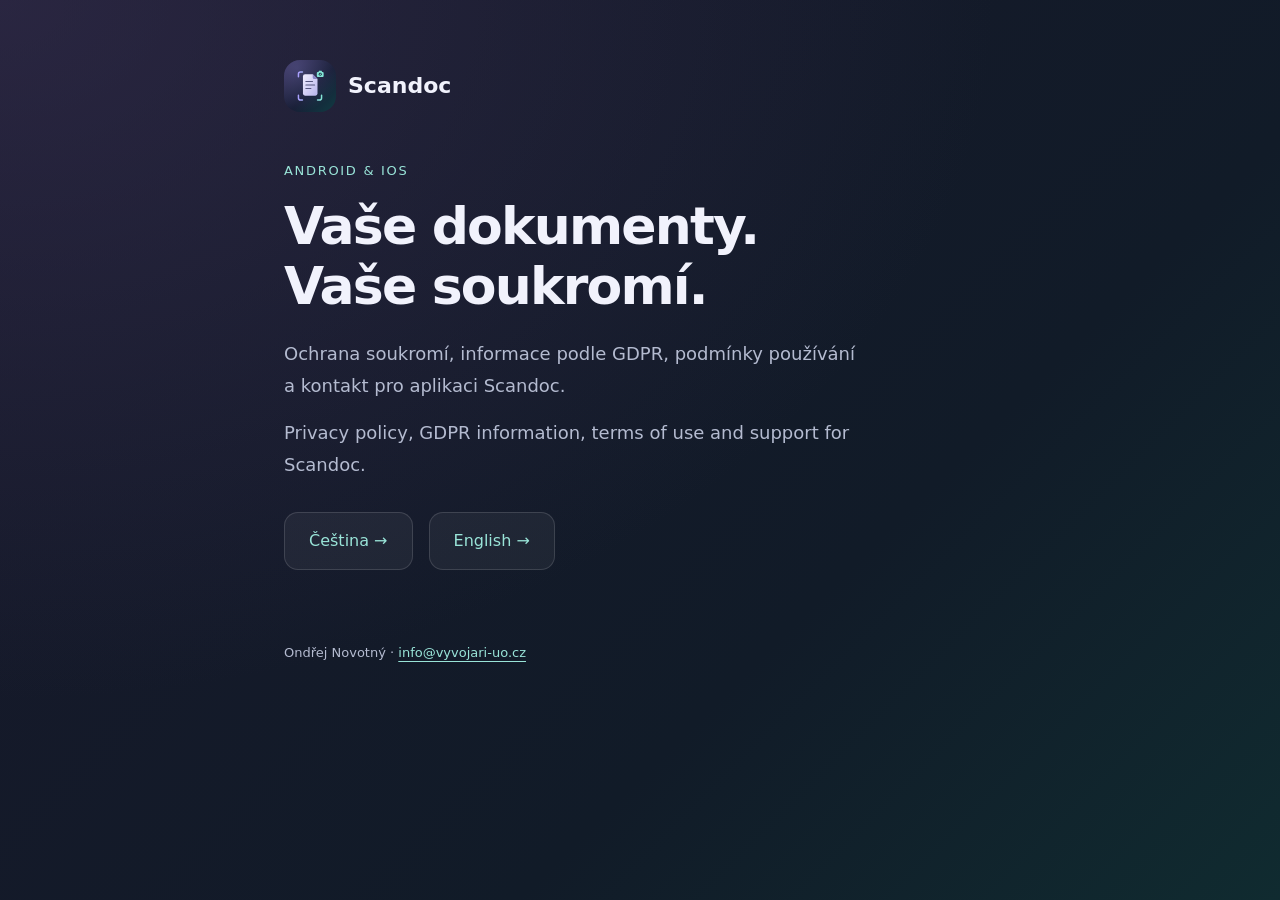
<file: docs/index.html>
<!doctype html>
<html lang="cs"><head><meta charset="utf-8"><meta name="viewport" content="width=device-width,initial-scale=1"><meta name="description" content="Scandoc — ochrana soukromí, GDPR, podmínky a podpora. Privacy policy, GDPR, terms and support."><title>Scandoc · Soukromí / Privacy</title><link rel="stylesheet" href="style.css"><link rel="icon" type="image/svg+xml" href="icon.svg"></head>
<body><main class="wrap home"><a class="brand" href="./"><img src="icon.svg" alt="" width="52" height="52">Scandoc</a><p class="eyebrow" style="margin-top:48px">Android &amp; iOS</p><h1>Vaše dokumenty.<br>Vaše soukromí.</h1><p class="intro">Ochrana soukromí, informace podle GDPR, podmínky používání a kontakt pro aplikaci Scandoc.</p><p class="intro" lang="en">Privacy policy, GDPR information, terms of use and support for Scandoc.</p><nav class="choose" aria-label="Výběr jazyka / Language"><a href="cs/" lang="cs" hreflang="cs">Čeština →</a><a href="en/" lang="en" hreflang="en">English →</a></nav><footer style="margin-top:48px"><p>Ondřej Novotný · <a href="mailto:info@vyvojari-uo.cz">info@vyvojari-uo.cz</a></p></footer></main></body></html>
</file>
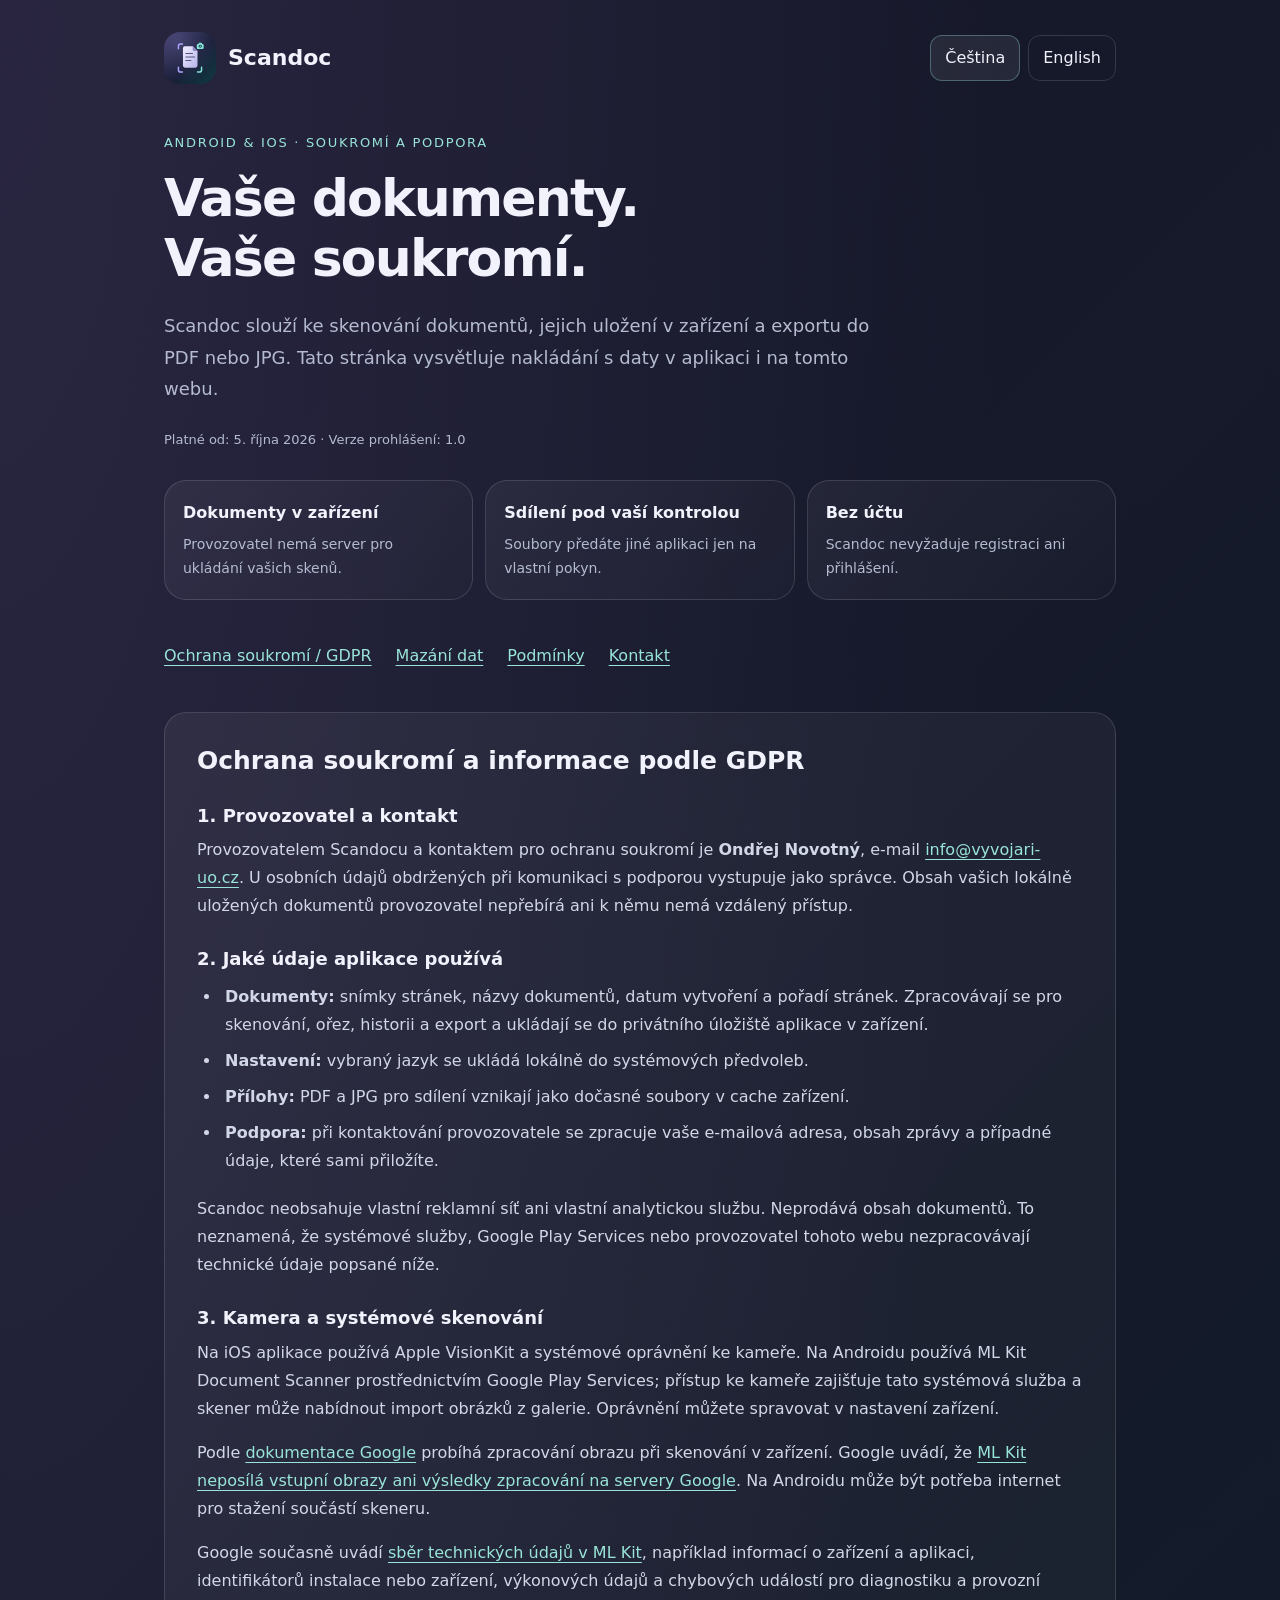
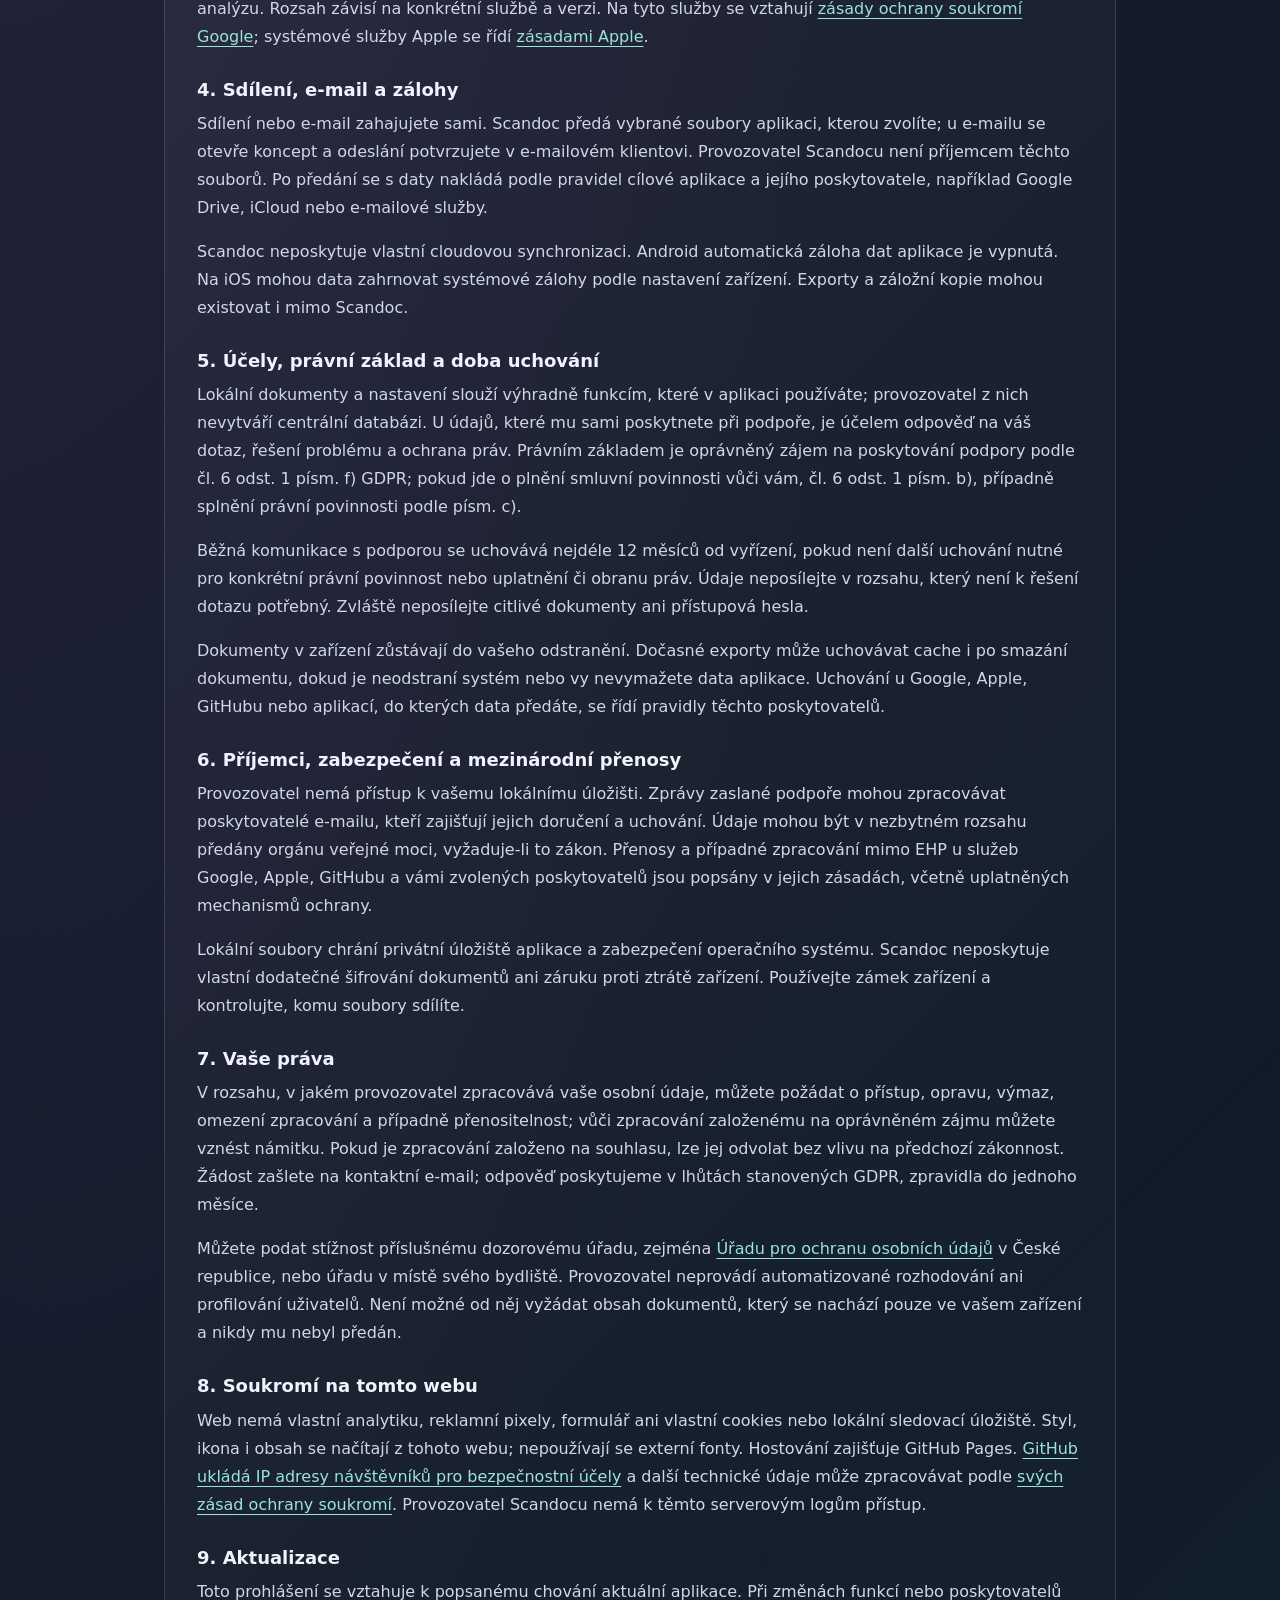
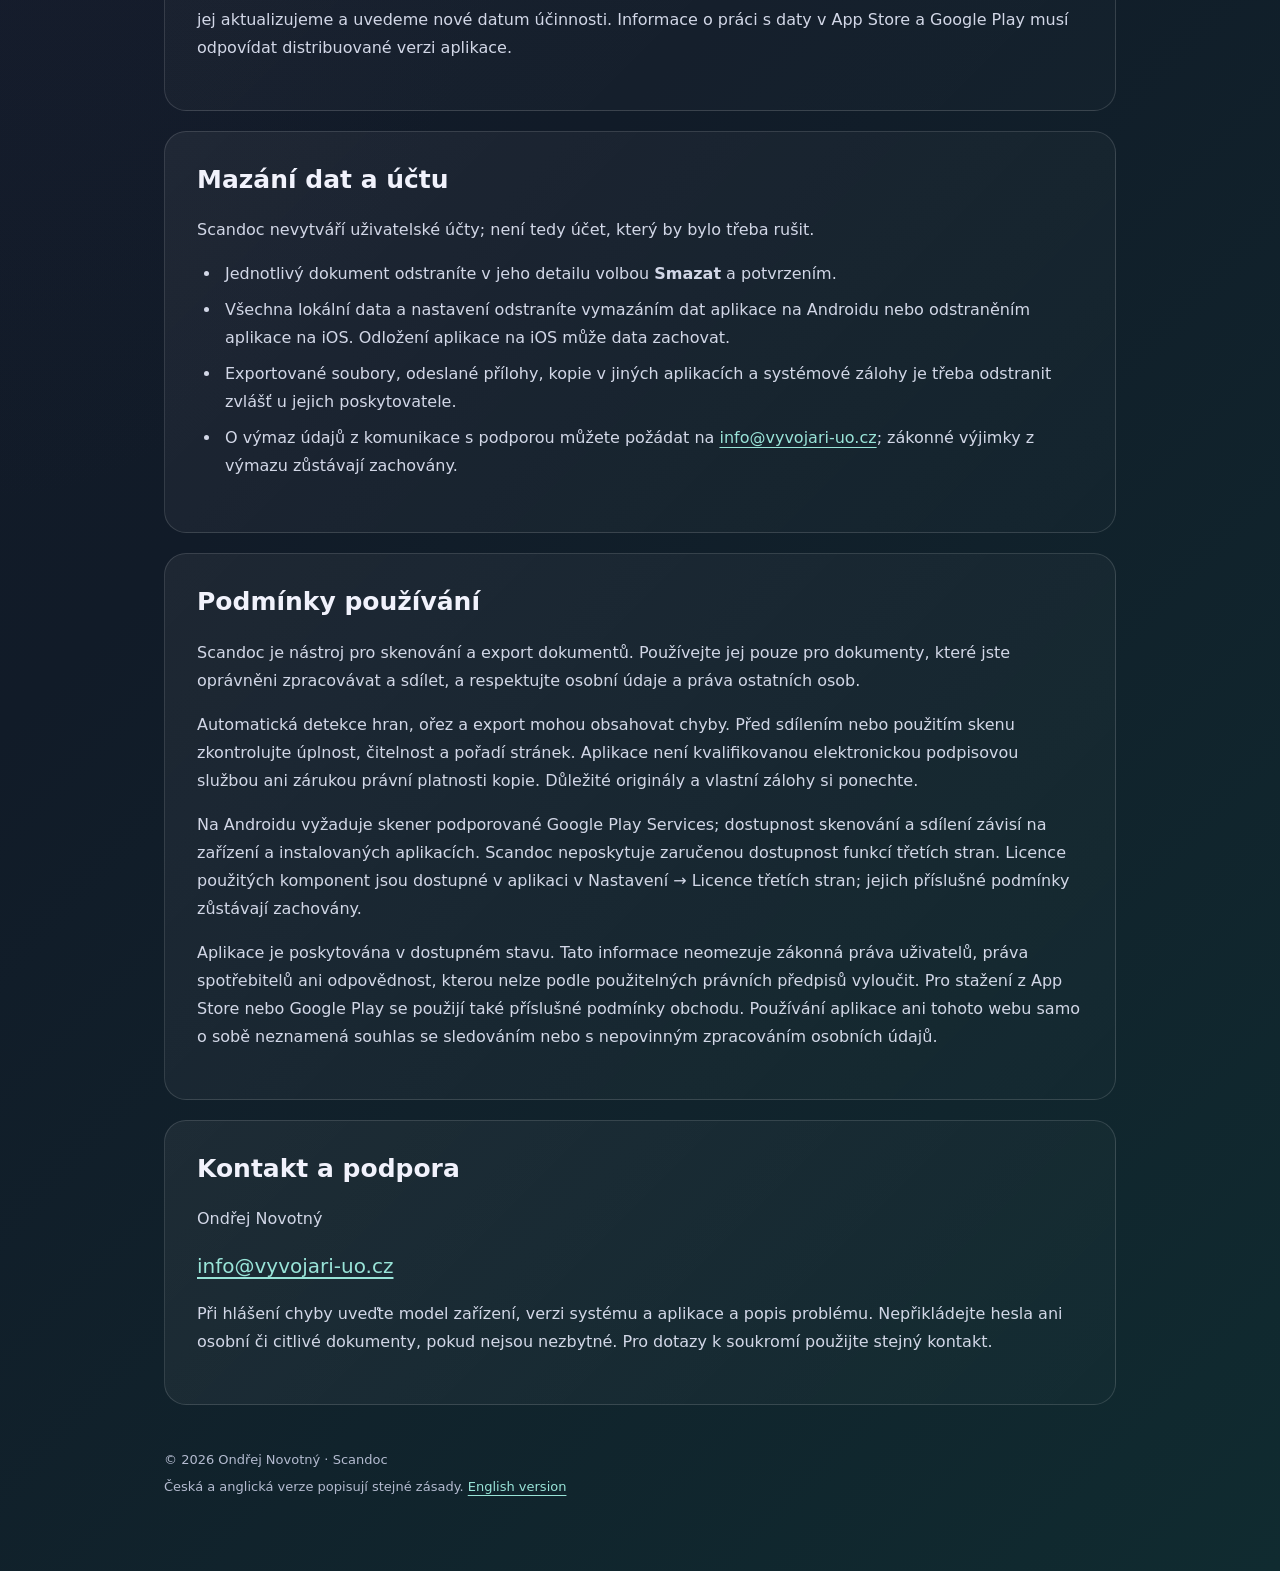
<file: docs/cs/index.html>
<!doctype html>
<html lang="cs">
<head><meta charset="utf-8"><meta name="viewport" content="width=device-width,initial-scale=1"><meta name="description" content="Scandoc: ochrana soukromí, informace podle GDPR, mazání dat, podmínky používání a kontakt."><title>Scandoc · Ochrana soukromí a podpora</title><link rel="stylesheet" href="../style.css"><link rel="icon" type="image/svg+xml" href="../icon.svg"><link rel="alternate" hreflang="en" href="https://ondrejnovotny.github.io/scandoc/en/"><link rel="alternate" hreflang="cs" href="https://ondrejnovotny.github.io/scandoc/cs/"><link rel="canonical" href="https://ondrejnovotny.github.io/scandoc/cs/"></head>
<body><a class="skip" href="#content">Přejít na obsah</a><div class="wrap">
<header><a class="brand" href="../"><img src="../icon.svg" alt="" width="52" height="52">Scandoc</a><nav class="languages" aria-label="Jazyk"><a href="../cs/" lang="cs" hreflang="cs" aria-current="page">Čeština</a><a href="../en/" lang="en" hreflang="en">English</a></nav></header>
<main id="content"><p class="eyebrow">Android &amp; iOS · Soukromí a podpora</p><h1>Vaše dokumenty.<br>Vaše soukromí.</h1><p class="intro">Scandoc slouží ke skenování dokumentů, jejich uložení v zařízení a exportu do PDF nebo JPG. Tato stránka vysvětluje nakládání s daty v aplikaci i na tomto webu.</p><p class="updated">Platné od: <time datetime="2026-10-05">5. října 2026</time> · Verze prohlášení: 1.0</p>
<div class="summary"><div><strong>Dokumenty v zařízení</strong><span>Provozovatel nemá server pro ukládání vašich skenů.</span></div><div><strong>Sdílení pod vaší kontrolou</strong><span>Soubory předáte jiné aplikaci jen na vlastní pokyn.</span></div><div><strong>Bez účtu</strong><span>Scandoc nevyžaduje registraci ani přihlášení.</span></div></div>
<nav class="toc" aria-label="Obsah"><a href="#privacy">Ochrana soukromí / GDPR</a><a href="#deletion">Mazání dat</a><a href="#terms">Podmínky</a><a href="#contact">Kontakt</a></nav>
<section class="card" id="privacy"><h2>Ochrana soukromí a informace podle GDPR</h2>
<h3>1. Provozovatel a kontakt</h3><p>Provozovatelem Scandocu a kontaktem pro ochranu soukromí je <strong>Ondřej Novotný</strong>, e-mail <a href="mailto:info@vyvojari-uo.cz">info@vyvojari-uo.cz</a>. U osobních údajů obdržených při komunikaci s podporou vystupuje jako správce. Obsah vašich lokálně uložených dokumentů provozovatel nepřebírá ani k němu nemá vzdálený přístup.</p>
<h3>2. Jaké údaje aplikace používá</h3><ul><li><strong>Dokumenty:</strong> snímky stránek, názvy dokumentů, datum vytvoření a pořadí stránek. Zpracovávají se pro skenování, ořez, historii a export a ukládají se do privátního úložiště aplikace v zařízení.</li><li><strong>Nastavení:</strong> vybraný jazyk se ukládá lokálně do systémových předvoleb.</li><li><strong>Přílohy:</strong> PDF a JPG pro sdílení vznikají jako dočasné soubory v cache zařízení.</li><li><strong>Podpora:</strong> při kontaktování provozovatele se zpracuje vaše e-mailová adresa, obsah zprávy a případné údaje, které sami přiložíte.</li></ul><p>Scandoc neobsahuje vlastní reklamní síť ani vlastní analytickou službu. Neprodává obsah dokumentů. To neznamená, že systémové služby, Google Play Services nebo provozovatel tohoto webu nezpracovávají technické údaje popsané níže.</p>
<h3>3. Kamera a systémové skenování</h3><p>Na iOS aplikace používá Apple VisionKit a systémové oprávnění ke kameře. Na Androidu používá ML Kit Document Scanner prostřednictvím Google Play Services; přístup ke kameře zajišťuje tato systémová služba a skener může nabídnout import obrázků z galerie. Oprávnění můžete spravovat v nastavení zařízení.</p><p>Podle <a href="https://developers.google.com/ml-kit/vision/doc-scanner">dokumentace Google</a> probíhá zpracování obrazu při skenování v zařízení. Google uvádí, že <a href="https://developers.google.com/ml-kit/terms">ML Kit neposílá vstupní obrazy ani výsledky zpracování na servery Google</a>. Na Androidu může být potřeba internet pro stažení součástí skeneru.</p><p>Google současně uvádí <a href="https://developers.google.com/ml-kit/android-data-disclosure">sběr technických údajů v ML Kit</a>, například informací o zařízení a aplikaci, identifikátorů instalace nebo zařízení, výkonových údajů a chybových událostí pro diagnostiku a provozní analýzu. Rozsah závisí na konkrétní službě a verzi. Na tyto služby se vztahují <a href="https://policies.google.com/privacy">zásady ochrany soukromí Google</a>; systémové služby Apple se řídí <a href="https://www.apple.com/legal/privacy/">zásadami Apple</a>.</p>
<h3>4. Sdílení, e-mail a zálohy</h3><p>Sdílení nebo e-mail zahajujete sami. Scandoc předá vybrané soubory aplikaci, kterou zvolíte; u e-mailu se otevře koncept a odeslání potvrzujete v e-mailovém klientovi. Provozovatel Scandocu není příjemcem těchto souborů. Po předání se s daty nakládá podle pravidel cílové aplikace a jejího poskytovatele, například Google Drive, iCloud nebo e-mailové služby.</p><p>Scandoc neposkytuje vlastní cloudovou synchronizaci. Android automatická záloha dat aplikace je vypnutá. Na iOS mohou data zahrnovat systémové zálohy podle nastavení zařízení. Exporty a záložní kopie mohou existovat i mimo Scandoc.</p>
<h3>5. Účely, právní základ a doba uchování</h3><p>Lokální dokumenty a nastavení slouží výhradně funkcím, které v aplikaci používáte; provozovatel z nich nevytváří centrální databázi. U údajů, které mu sami poskytnete při podpoře, je účelem odpověď na váš dotaz, řešení problému a ochrana práv. Právním základem je oprávněný zájem na poskytování podpory podle čl. 6 odst. 1 písm. f) GDPR; pokud jde o plnění smluvní povinnosti vůči vám, čl. 6 odst. 1 písm. b), případně splnění právní povinnosti podle písm. c).</p><p>Běžná komunikace s podporou se uchovává nejdéle 12 měsíců od vyřízení, pokud není další uchování nutné pro konkrétní právní povinnost nebo uplatnění či obranu práv. Údaje neposílejte v rozsahu, který není k řešení dotazu potřebný. Zvláště neposílejte citlivé dokumenty ani přístupová hesla.</p><p>Dokumenty v zařízení zůstávají do vašeho odstranění. Dočasné exporty může uchovávat cache i po smazání dokumentu, dokud je neodstraní systém nebo vy nevymažete data aplikace. Uchování u Google, Apple, GitHubu nebo aplikací, do kterých data předáte, se řídí pravidly těchto poskytovatelů.</p>
<h3>6. Příjemci, zabezpečení a mezinárodní přenosy</h3><p>Provozovatel nemá přístup k vašemu lokálnímu úložišti. Zprávy zaslané podpoře mohou zpracovávat poskytovatelé e-mailu, kteří zajišťují jejich doručení a uchování. Údaje mohou být v nezbytném rozsahu předány orgánu veřejné moci, vyžaduje-li to zákon. Přenosy a případné zpracování mimo EHP u služeb Google, Apple, GitHubu a vámi zvolených poskytovatelů jsou popsány v jejich zásadách, včetně uplatněných mechanismů ochrany.</p><p>Lokální soubory chrání privátní úložiště aplikace a zabezpečení operačního systému. Scandoc neposkytuje vlastní dodatečné šifrování dokumentů ani záruku proti ztrátě zařízení. Používejte zámek zařízení a kontrolujte, komu soubory sdílíte.</p>
<h3>7. Vaše práva</h3><p>V rozsahu, v jakém provozovatel zpracovává vaše osobní údaje, můžete požádat o přístup, opravu, výmaz, omezení zpracování a případně přenositelnost; vůči zpracování založenému na oprávněném zájmu můžete vznést námitku. Pokud je zpracování založeno na souhlasu, lze jej odvolat bez vlivu na předchozí zákonnost. Žádost zašlete na kontaktní e-mail; odpověď poskytujeme v lhůtách stanovených GDPR, zpravidla do jednoho měsíce.</p><p>Můžete podat stížnost příslušnému dozorovému úřadu, zejména <a href="https://uoou.gov.cz/">Úřadu pro ochranu osobních údajů</a> v České republice, nebo úřadu v místě svého bydliště. Provozovatel neprovádí automatizované rozhodování ani profilování uživatelů. Není možné od něj vyžádat obsah dokumentů, který se nachází pouze ve vašem zařízení a nikdy mu nebyl předán.</p>
<h3>8. Soukromí na tomto webu</h3><p>Web nemá vlastní analytiku, reklamní pixely, formulář ani vlastní cookies nebo lokální sledovací úložiště. Styl, ikona i obsah se načítají z tohoto webu; nepoužívají se externí fonty. Hostování zajišťuje GitHub Pages. <a href="https://docs.github.com/en/pages/getting-started-with-github-pages/what-is-github-pages#data-collection">GitHub ukládá IP adresy návštěvníků pro bezpečnostní účely</a> a další technické údaje může zpracovávat podle <a href="https://docs.github.com/en/site-policy/privacy-policies/github-general-privacy-statement">svých zásad ochrany soukromí</a>. Provozovatel Scandocu nemá k těmto serverovým logům přístup.</p>
<h3>9. Aktualizace</h3><p>Toto prohlášení se vztahuje k popsanému chování aktuální aplikace. Při změnách funkcí nebo poskytovatelů jej aktualizujeme a uvedeme nové datum účinnosti. Informace o práci s daty v App Store a Google Play musí odpovídat distribuované verzi aplikace.</p></section>
<section class="card" id="deletion"><h2>Mazání dat a účtu</h2><p>Scandoc nevytváří uživatelské účty; není tedy účet, který by bylo třeba rušit.</p><ul><li>Jednotlivý dokument odstraníte v jeho detailu volbou <strong>Smazat</strong> a potvrzením.</li><li>Všechna lokální data a nastavení odstraníte vymazáním dat aplikace na Androidu nebo odstraněním aplikace na iOS. Odložení aplikace na iOS může data zachovat.</li><li>Exportované soubory, odeslané přílohy, kopie v jiných aplikacích a systémové zálohy je třeba odstranit zvlášť u jejich poskytovatele.</li><li>O výmaz údajů z komunikace s podporou můžete požádat na <a href="mailto:info@vyvojari-uo.cz">info@vyvojari-uo.cz</a>; zákonné výjimky z výmazu zůstávají zachovány.</li></ul></section>
<section class="card" id="terms"><h2>Podmínky používání</h2><p>Scandoc je nástroj pro skenování a export dokumentů. Používejte jej pouze pro dokumenty, které jste oprávněni zpracovávat a sdílet, a respektujte osobní údaje a práva ostatních osob.</p><p>Automatická detekce hran, ořez a export mohou obsahovat chyby. Před sdílením nebo použitím skenu zkontrolujte úplnost, čitelnost a pořadí stránek. Aplikace není kvalifikovanou elektronickou podpisovou službou ani zárukou právní platnosti kopie. Důležité originály a vlastní zálohy si ponechte.</p><p>Na Androidu vyžaduje skener podporované Google Play Services; dostupnost skenování a sdílení závisí na zařízení a instalovaných aplikacích. Scandoc neposkytuje zaručenou dostupnost funkcí třetích stran. Licence použitých komponent jsou dostupné v aplikaci v Nastavení → Licence třetích stran; jejich příslušné podmínky zůstávají zachovány.</p><p>Aplikace je poskytována v dostupném stavu. Tato informace neomezuje zákonná práva uživatelů, práva spotřebitelů ani odpovědnost, kterou nelze podle použitelných právních předpisů vyloučit. Pro stažení z App Store nebo Google Play se použijí také příslušné podmínky obchodu. Používání aplikace ani tohoto webu samo o sobě neznamená souhlas se sledováním nebo s nepovinným zpracováním osobních údajů.</p></section>
<section class="card" id="contact"><h2>Kontakt a podpora</h2><p>Ondřej Novotný</p><p class="contact"><a href="mailto:info@vyvojari-uo.cz">info@vyvojari-uo.cz</a></p><p>Při hlášení chyby uveďte model zařízení, verzi systému a aplikace a popis problému. Nepřikládejte hesla ani osobní či citlivé dokumenty, pokud nejsou nezbytné. Pro dotazy k soukromí použijte stejný kontakt.</p></section>
</main><footer><p>© 2026 Ondřej Novotný · Scandoc</p><p>Česká a anglická verze popisují stejné zásady. <a href="../en/" hreflang="en" lang="en">English version</a></p></footer></div></body></html>
</file>
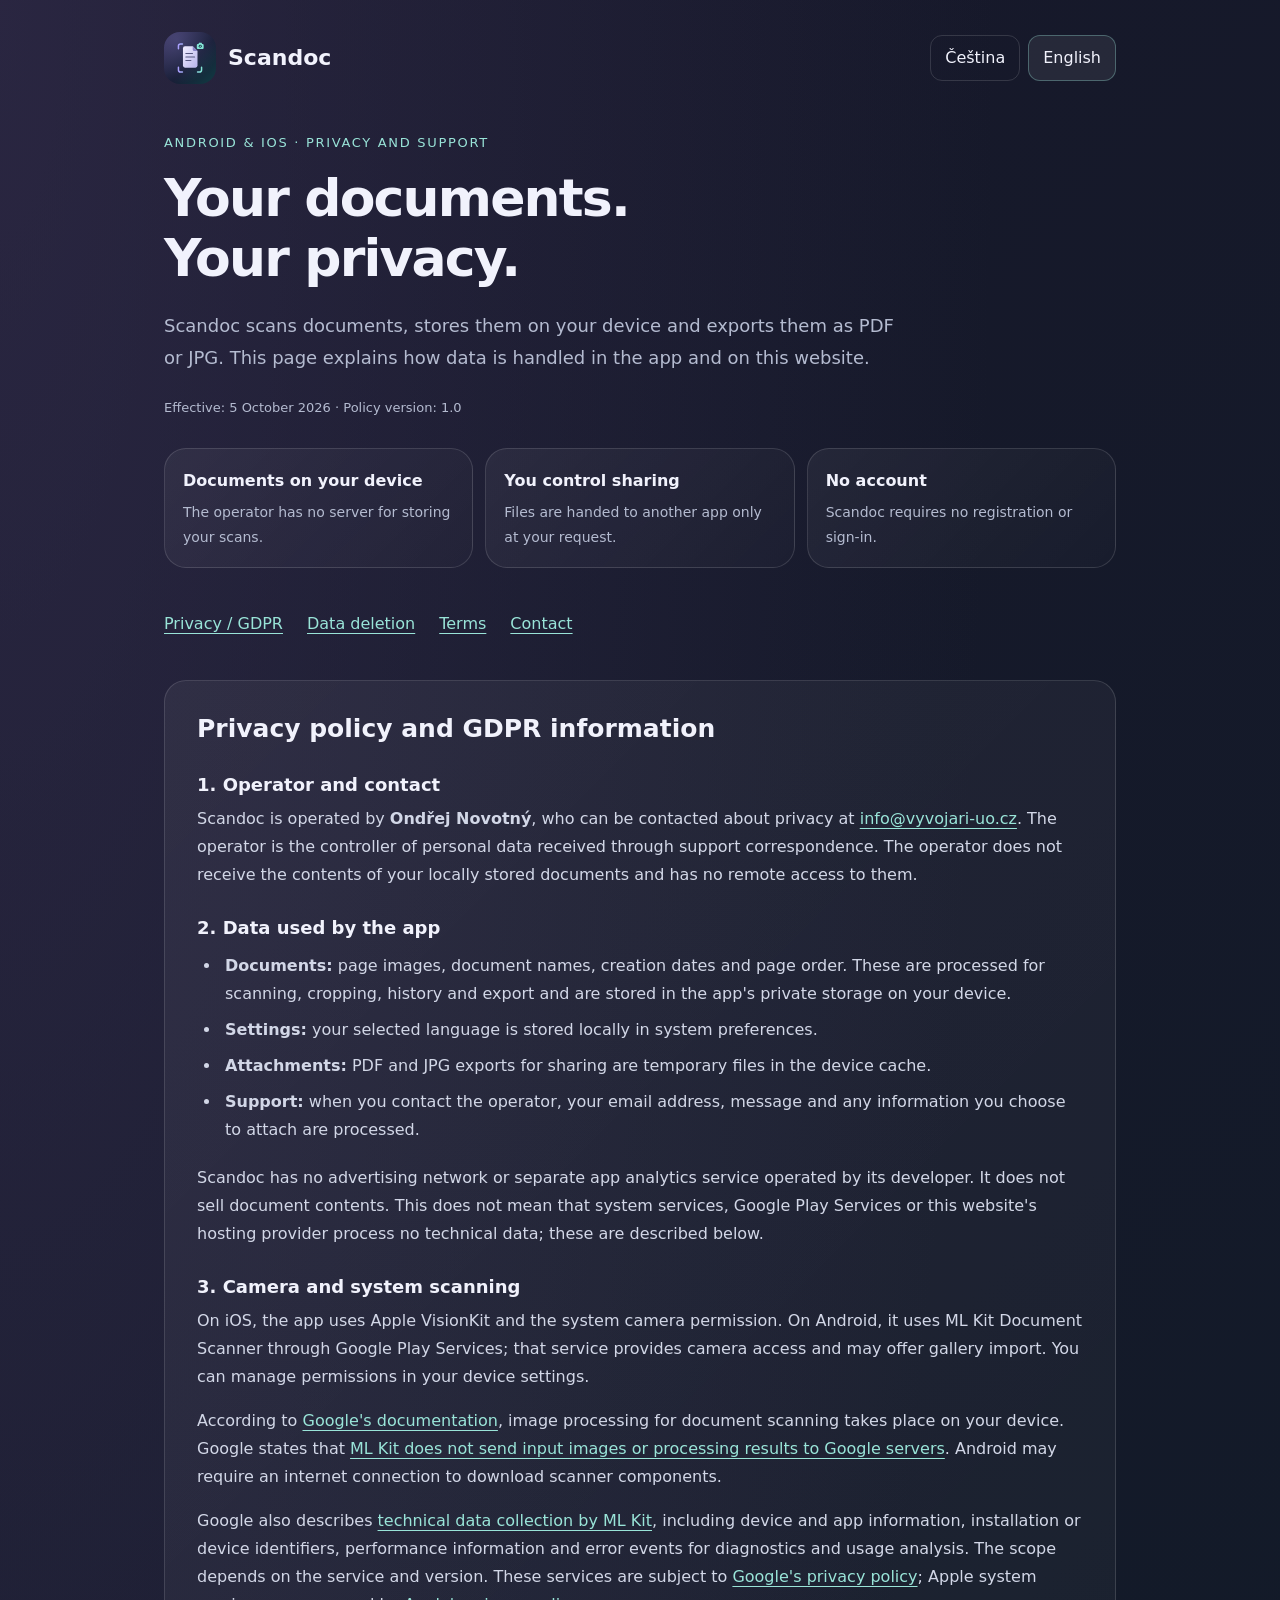
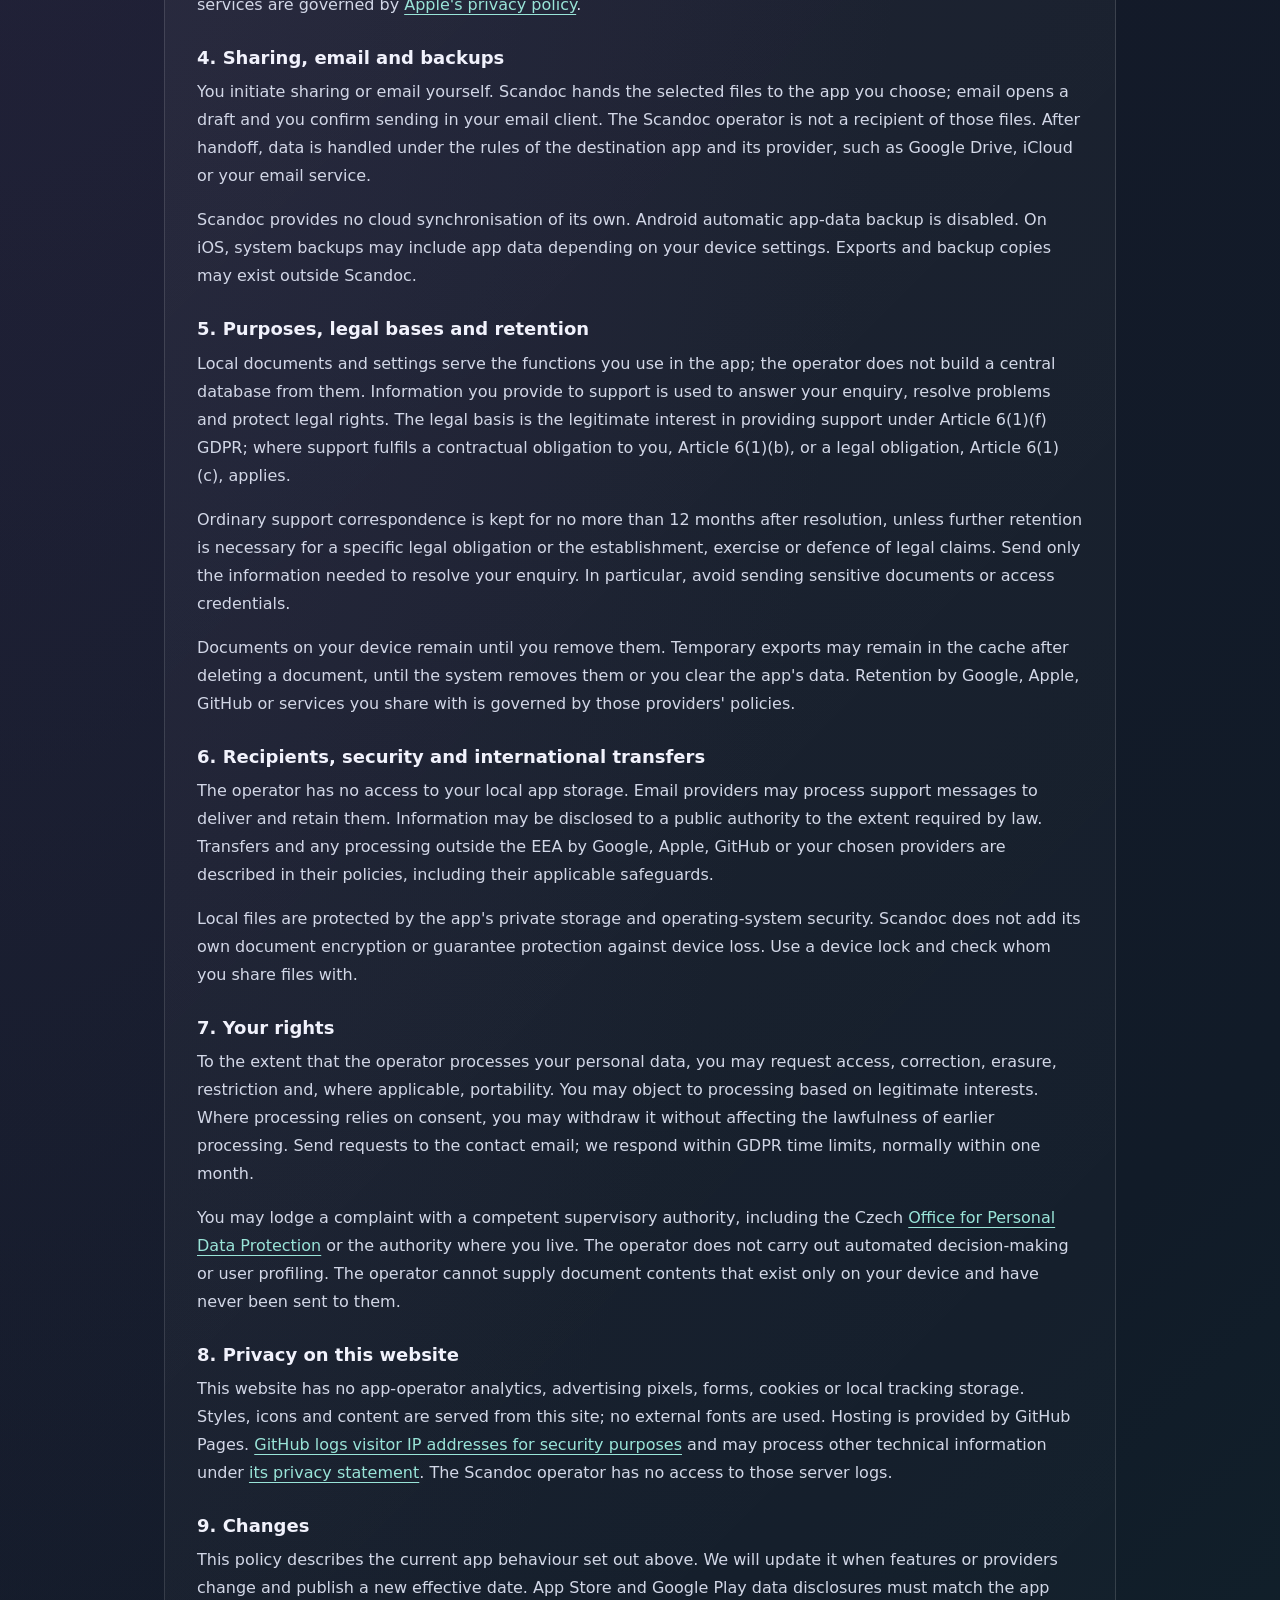
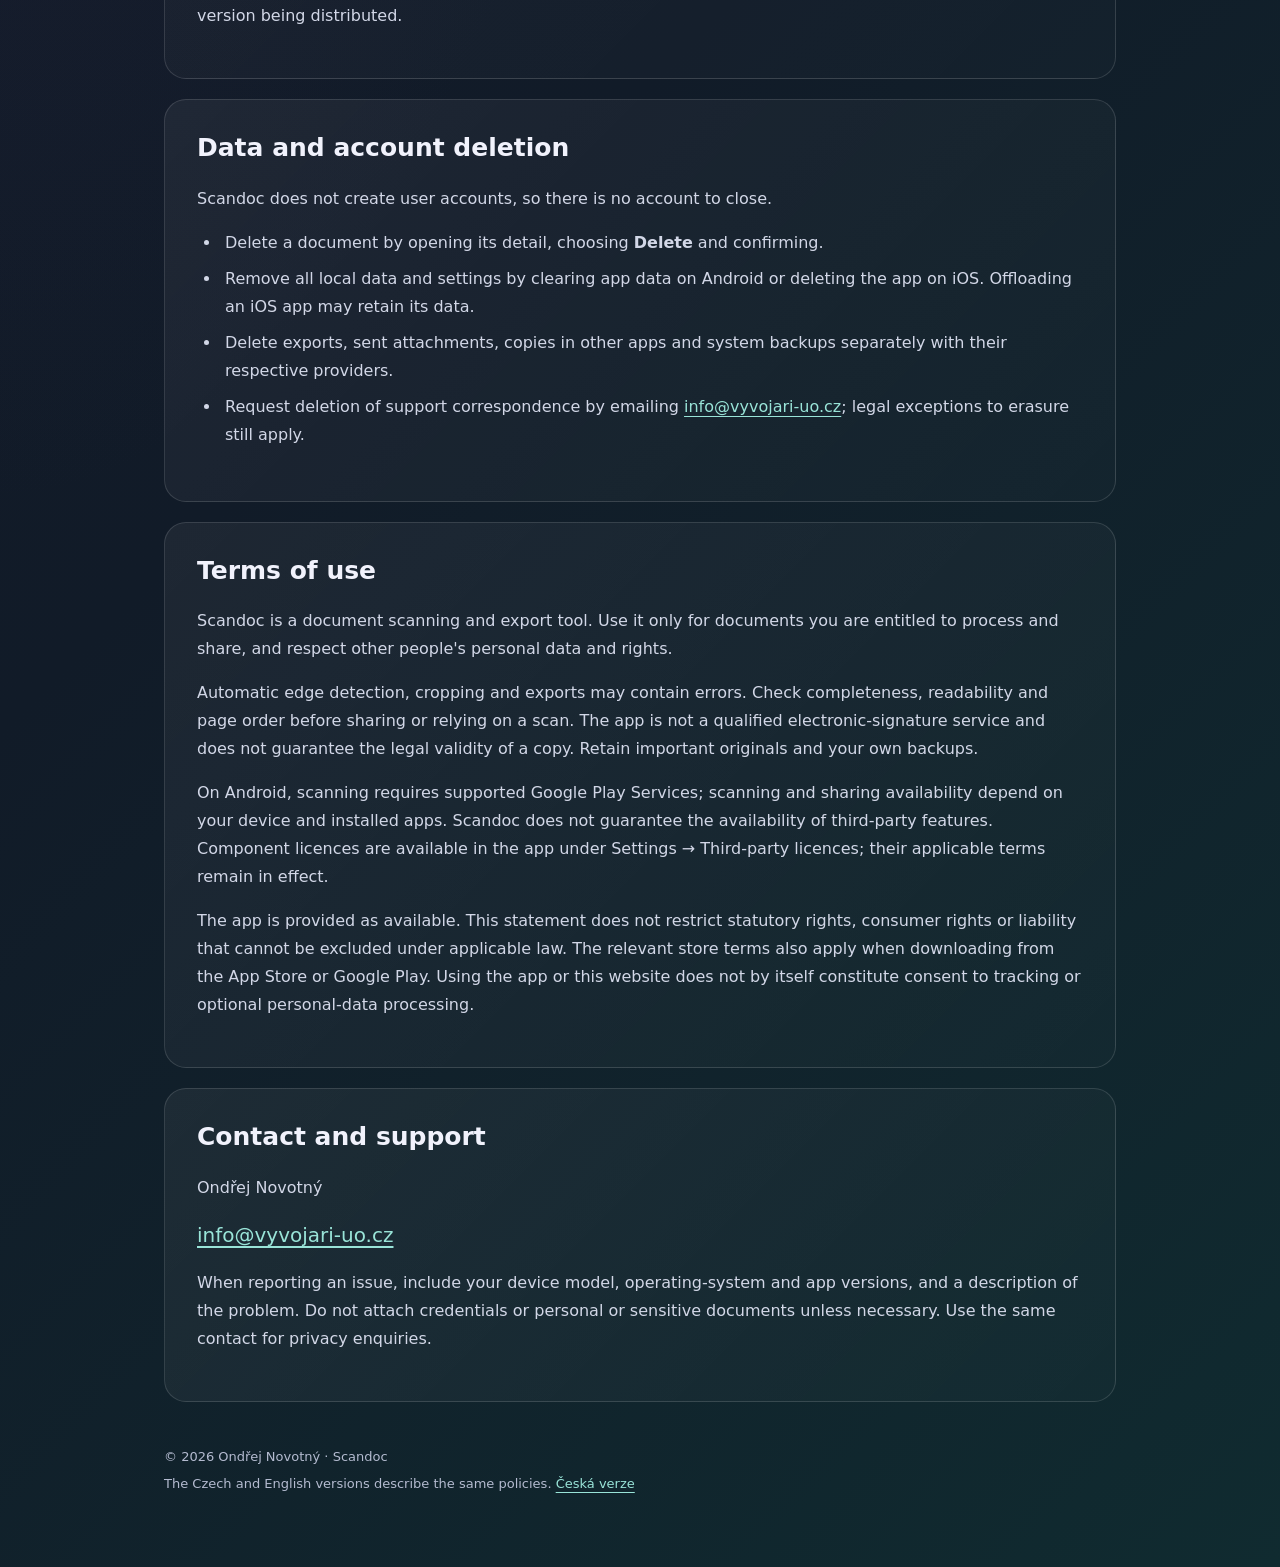
<file: docs/en/index.html>
<!doctype html>
<html lang="en">
<head><meta charset="utf-8"><meta name="viewport" content="width=device-width,initial-scale=1"><meta name="description" content="Scandoc privacy policy, GDPR information, data deletion, terms of use and support."><title>Scandoc · Privacy and support</title><link rel="stylesheet" href="../style.css"><link rel="icon" type="image/svg+xml" href="../icon.svg"><link rel="alternate" hreflang="en" href="https://ondrejnovotny.github.io/scandoc/en/"><link rel="alternate" hreflang="cs" href="https://ondrejnovotny.github.io/scandoc/cs/"><link rel="canonical" href="https://ondrejnovotny.github.io/scandoc/en/"></head>
<body><a class="skip" href="#content">Skip to content</a><div class="wrap">
<header><a class="brand" href="../"><img src="../icon.svg" alt="" width="52" height="52">Scandoc</a><nav class="languages" aria-label="Language"><a href="../cs/" lang="cs" hreflang="cs">Čeština</a><a href="../en/" lang="en" hreflang="en" aria-current="page">English</a></nav></header>
<main id="content"><p class="eyebrow">Android &amp; iOS · Privacy and support</p><h1>Your documents.<br>Your privacy.</h1><p class="intro">Scandoc scans documents, stores them on your device and exports them as PDF or JPG. This page explains how data is handled in the app and on this website.</p><p class="updated">Effective: <time datetime="2026-10-05">5 October 2026</time> · Policy version: 1.0</p>
<div class="summary"><div><strong>Documents on your device</strong><span>The operator has no server for storing your scans.</span></div><div><strong>You control sharing</strong><span>Files are handed to another app only at your request.</span></div><div><strong>No account</strong><span>Scandoc requires no registration or sign-in.</span></div></div>
<nav class="toc" aria-label="Contents"><a href="#privacy">Privacy / GDPR</a><a href="#deletion">Data deletion</a><a href="#terms">Terms</a><a href="#contact">Contact</a></nav>
<section class="card" id="privacy"><h2>Privacy policy and GDPR information</h2>
<h3>1. Operator and contact</h3><p>Scandoc is operated by <strong>Ondřej Novotný</strong>, who can be contacted about privacy at <a href="mailto:info@vyvojari-uo.cz">info@vyvojari-uo.cz</a>. The operator is the controller of personal data received through support correspondence. The operator does not receive the contents of your locally stored documents and has no remote access to them.</p>
<h3>2. Data used by the app</h3><ul><li><strong>Documents:</strong> page images, document names, creation dates and page order. These are processed for scanning, cropping, history and export and are stored in the app's private storage on your device.</li><li><strong>Settings:</strong> your selected language is stored locally in system preferences.</li><li><strong>Attachments:</strong> PDF and JPG exports for sharing are temporary files in the device cache.</li><li><strong>Support:</strong> when you contact the operator, your email address, message and any information you choose to attach are processed.</li></ul><p>Scandoc has no advertising network or separate app analytics service operated by its developer. It does not sell document contents. This does not mean that system services, Google Play Services or this website's hosting provider process no technical data; these are described below.</p>
<h3>3. Camera and system scanning</h3><p>On iOS, the app uses Apple VisionKit and the system camera permission. On Android, it uses ML Kit Document Scanner through Google Play Services; that service provides camera access and may offer gallery import. You can manage permissions in your device settings.</p><p>According to <a href="https://developers.google.com/ml-kit/vision/doc-scanner">Google's documentation</a>, image processing for document scanning takes place on your device. Google states that <a href="https://developers.google.com/ml-kit/terms">ML Kit does not send input images or processing results to Google servers</a>. Android may require an internet connection to download scanner components.</p><p>Google also describes <a href="https://developers.google.com/ml-kit/android-data-disclosure">technical data collection by ML Kit</a>, including device and app information, installation or device identifiers, performance information and error events for diagnostics and usage analysis. The scope depends on the service and version. These services are subject to <a href="https://policies.google.com/privacy">Google's privacy policy</a>; Apple system services are governed by <a href="https://www.apple.com/legal/privacy/">Apple's privacy policy</a>.</p>
<h3>4. Sharing, email and backups</h3><p>You initiate sharing or email yourself. Scandoc hands the selected files to the app you choose; email opens a draft and you confirm sending in your email client. The Scandoc operator is not a recipient of those files. After handoff, data is handled under the rules of the destination app and its provider, such as Google Drive, iCloud or your email service.</p><p>Scandoc provides no cloud synchronisation of its own. Android automatic app-data backup is disabled. On iOS, system backups may include app data depending on your device settings. Exports and backup copies may exist outside Scandoc.</p>
<h3>5. Purposes, legal bases and retention</h3><p>Local documents and settings serve the functions you use in the app; the operator does not build a central database from them. Information you provide to support is used to answer your enquiry, resolve problems and protect legal rights. The legal basis is the legitimate interest in providing support under Article 6(1)(f) GDPR; where support fulfils a contractual obligation to you, Article 6(1)(b), or a legal obligation, Article 6(1)(c), applies.</p><p>Ordinary support correspondence is kept for no more than 12 months after resolution, unless further retention is necessary for a specific legal obligation or the establishment, exercise or defence of legal claims. Send only the information needed to resolve your enquiry. In particular, avoid sending sensitive documents or access credentials.</p><p>Documents on your device remain until you remove them. Temporary exports may remain in the cache after deleting a document, until the system removes them or you clear the app's data. Retention by Google, Apple, GitHub or services you share with is governed by those providers' policies.</p>
<h3>6. Recipients, security and international transfers</h3><p>The operator has no access to your local app storage. Email providers may process support messages to deliver and retain them. Information may be disclosed to a public authority to the extent required by law. Transfers and any processing outside the EEA by Google, Apple, GitHub or your chosen providers are described in their policies, including their applicable safeguards.</p><p>Local files are protected by the app's private storage and operating-system security. Scandoc does not add its own document encryption or guarantee protection against device loss. Use a device lock and check whom you share files with.</p>
<h3>7. Your rights</h3><p>To the extent that the operator processes your personal data, you may request access, correction, erasure, restriction and, where applicable, portability. You may object to processing based on legitimate interests. Where processing relies on consent, you may withdraw it without affecting the lawfulness of earlier processing. Send requests to the contact email; we respond within GDPR time limits, normally within one month.</p><p>You may lodge a complaint with a competent supervisory authority, including the Czech <a href="https://uoou.gov.cz/">Office for Personal Data Protection</a> or the authority where you live. The operator does not carry out automated decision-making or user profiling. The operator cannot supply document contents that exist only on your device and have never been sent to them.</p>
<h3>8. Privacy on this website</h3><p>This website has no app-operator analytics, advertising pixels, forms, cookies or local tracking storage. Styles, icons and content are served from this site; no external fonts are used. Hosting is provided by GitHub Pages. <a href="https://docs.github.com/en/pages/getting-started-with-github-pages/what-is-github-pages#data-collection">GitHub logs visitor IP addresses for security purposes</a> and may process other technical information under <a href="https://docs.github.com/en/site-policy/privacy-policies/github-general-privacy-statement">its privacy statement</a>. The Scandoc operator has no access to those server logs.</p>
<h3>9. Changes</h3><p>This policy describes the current app behaviour set out above. We will update it when features or providers change and publish a new effective date. App Store and Google Play data disclosures must match the app version being distributed.</p></section>
<section class="card" id="deletion"><h2>Data and account deletion</h2><p>Scandoc does not create user accounts, so there is no account to close.</p><ul><li>Delete a document by opening its detail, choosing <strong>Delete</strong> and confirming.</li><li>Remove all local data and settings by clearing app data on Android or deleting the app on iOS. Offloading an iOS app may retain its data.</li><li>Delete exports, sent attachments, copies in other apps and system backups separately with their respective providers.</li><li>Request deletion of support correspondence by emailing <a href="mailto:info@vyvojari-uo.cz">info@vyvojari-uo.cz</a>; legal exceptions to erasure still apply.</li></ul></section>
<section class="card" id="terms"><h2>Terms of use</h2><p>Scandoc is a document scanning and export tool. Use it only for documents you are entitled to process and share, and respect other people's personal data and rights.</p><p>Automatic edge detection, cropping and exports may contain errors. Check completeness, readability and page order before sharing or relying on a scan. The app is not a qualified electronic-signature service and does not guarantee the legal validity of a copy. Retain important originals and your own backups.</p><p>On Android, scanning requires supported Google Play Services; scanning and sharing availability depend on your device and installed apps. Scandoc does not guarantee the availability of third-party features. Component licences are available in the app under Settings → Third-party licences; their applicable terms remain in effect.</p><p>The app is provided as available. This statement does not restrict statutory rights, consumer rights or liability that cannot be excluded under applicable law. The relevant store terms also apply when downloading from the App Store or Google Play. Using the app or this website does not by itself constitute consent to tracking or optional personal-data processing.</p></section>
<section class="card" id="contact"><h2>Contact and support</h2><p>Ondřej Novotný</p><p class="contact"><a href="mailto:info@vyvojari-uo.cz">info@vyvojari-uo.cz</a></p><p>When reporting an issue, include your device model, operating-system and app versions, and a description of the problem. Do not attach credentials or personal or sensitive documents unless necessary. Use the same contact for privacy enquiries.</p></section>
</main><footer><p>© 2026 Ondřej Novotný · Scandoc</p><p>The Czech and English versions describe the same policies. <a href="../cs/" hreflang="cs" lang="cs">Česká verze</a></p></footer></div></body></html>
</file>
<file: docs/style.css>
:root{color-scheme:dark;--ink:#f1f2fc;--muted:#b4bbd0;--line:#ffffff22;--accent:#99e4d8}*{box-sizing:border-box}html{scroll-behavior:smooth;scroll-padding-top:24px}body{margin:0;background:radial-gradient(ellipse at 0 0,#39325488,transparent 55%),linear-gradient(135deg,#18182b,#111b28 65%,#102b30);color:var(--ink);font:16px/1.75 system-ui,-apple-system,BlinkMacSystemFont,"Segoe UI",sans-serif;min-height:100vh}a{color:var(--accent);text-underline-offset:4px}a:hover{color:#d7fff7}a:focus-visible{outline:3px solid var(--accent);outline-offset:5px;border-radius:4px}.wrap{max-width:1000px;margin:auto;padding:32px 24px 48px}header{display:flex;align-items:center;justify-content:space-between;gap:20px;margin-bottom:48px}.brand{display:flex;align-items:center;gap:12px;color:var(--ink);font-size:22px;font-weight:650;text-decoration:none}.brand img{width:52px;height:52px;border-radius:16px}.languages{display:flex;gap:8px;flex-wrap:wrap}.languages a{padding:8px 14px;border:1px solid var(--line);border-radius:12px;text-decoration:none;color:var(--ink)}.languages a[aria-current=page]{background:#ffffff12;border-color:#99e4d855}.eyebrow{color:var(--accent);font-size:13px;text-transform:uppercase;letter-spacing:.13em;margin:0 0 14px}h1{font-size:clamp(32px,5vw,52px);line-height:1.15;letter-spacing:-.035em;margin:0 0 22px}h2{font-size:25px;line-height:1.3;margin:0 0 20px}h3{font-size:18px;line-height:1.4;margin:26px 0 8px}p{margin:0 0 16px}.intro{max-width:740px;color:var(--muted);font-size:18px}.updated{font-size:13px;color:var(--muted);margin:24px 0}.summary{display:grid;grid-template-columns:repeat(3,1fr);gap:12px;margin:28px 0}.summary div,.card{background:linear-gradient(135deg,#ffffff0e,#ffffff04);border:1px solid var(--line);border-radius:22px}.summary div{padding:18px;font-size:14px}.summary strong{display:block;margin-bottom:5px;font-size:16px}.summary span{color:var(--muted)}.toc{display:flex;gap:10px 24px;flex-wrap:wrap;padding:14px 0;margin-bottom:28px}.card{padding:32px;margin:0 0 20px}.card p,.card li{color:#d2d7e7}.card a{overflow-wrap:anywhere}ul{padding-left:24px;margin:12px 0 20px}li{padding-left:4px;margin:8px 0}.contact{font-size:20px}.skip{position:absolute;left:24px;top:-100px;background:#111b28;padding:8px 16px;z-index:1}.skip:focus{top:10px}footer{padding:20px 0;color:var(--muted);font-size:13px}footer p{margin:4px 0}.choose{display:flex;gap:16px;flex-wrap:wrap;margin-top:32px}.choose a{padding:14px 24px;border-radius:14px;border:1px solid var(--line);background:#ffffff0d;text-decoration:none}.home{max-width:760px;padding-top:60px}.home .intro{max-width:580px}@media(max-width:600px){.wrap{padding:22px 18px 32px}header{margin-bottom:32px;align-items:flex-start}.brand{font-size:19px;gap:8px}.brand img{width:42px;height:42px}.languages{gap:5px}.languages a{padding:6px 9px;font-size:14px}.summary{grid-template-columns:1fr}.summary div{padding:14px 18px}.card{padding:24px 20px;border-radius:18px}.toc{gap:8px 18px}h2{font-size:23px}}@media(prefers-reduced-motion:reduce){html{scroll-behavior:auto}}
</file>
